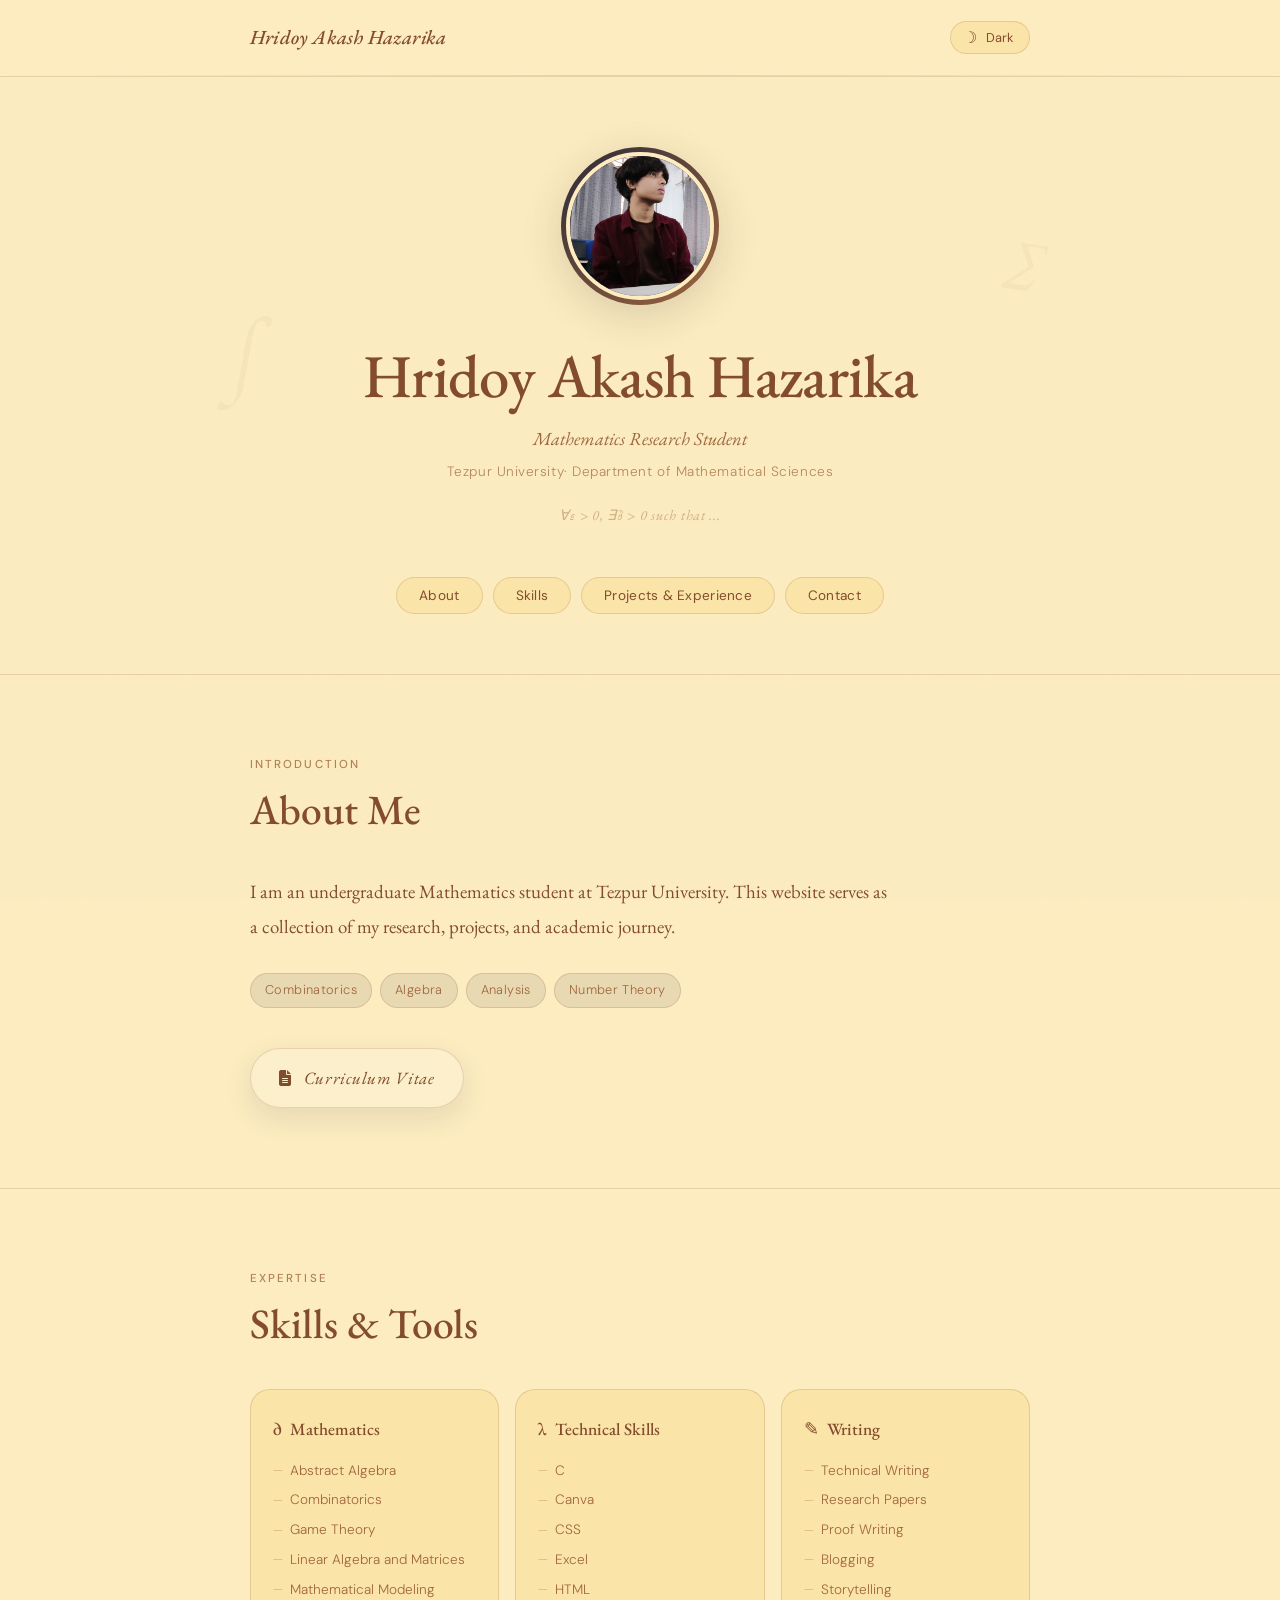
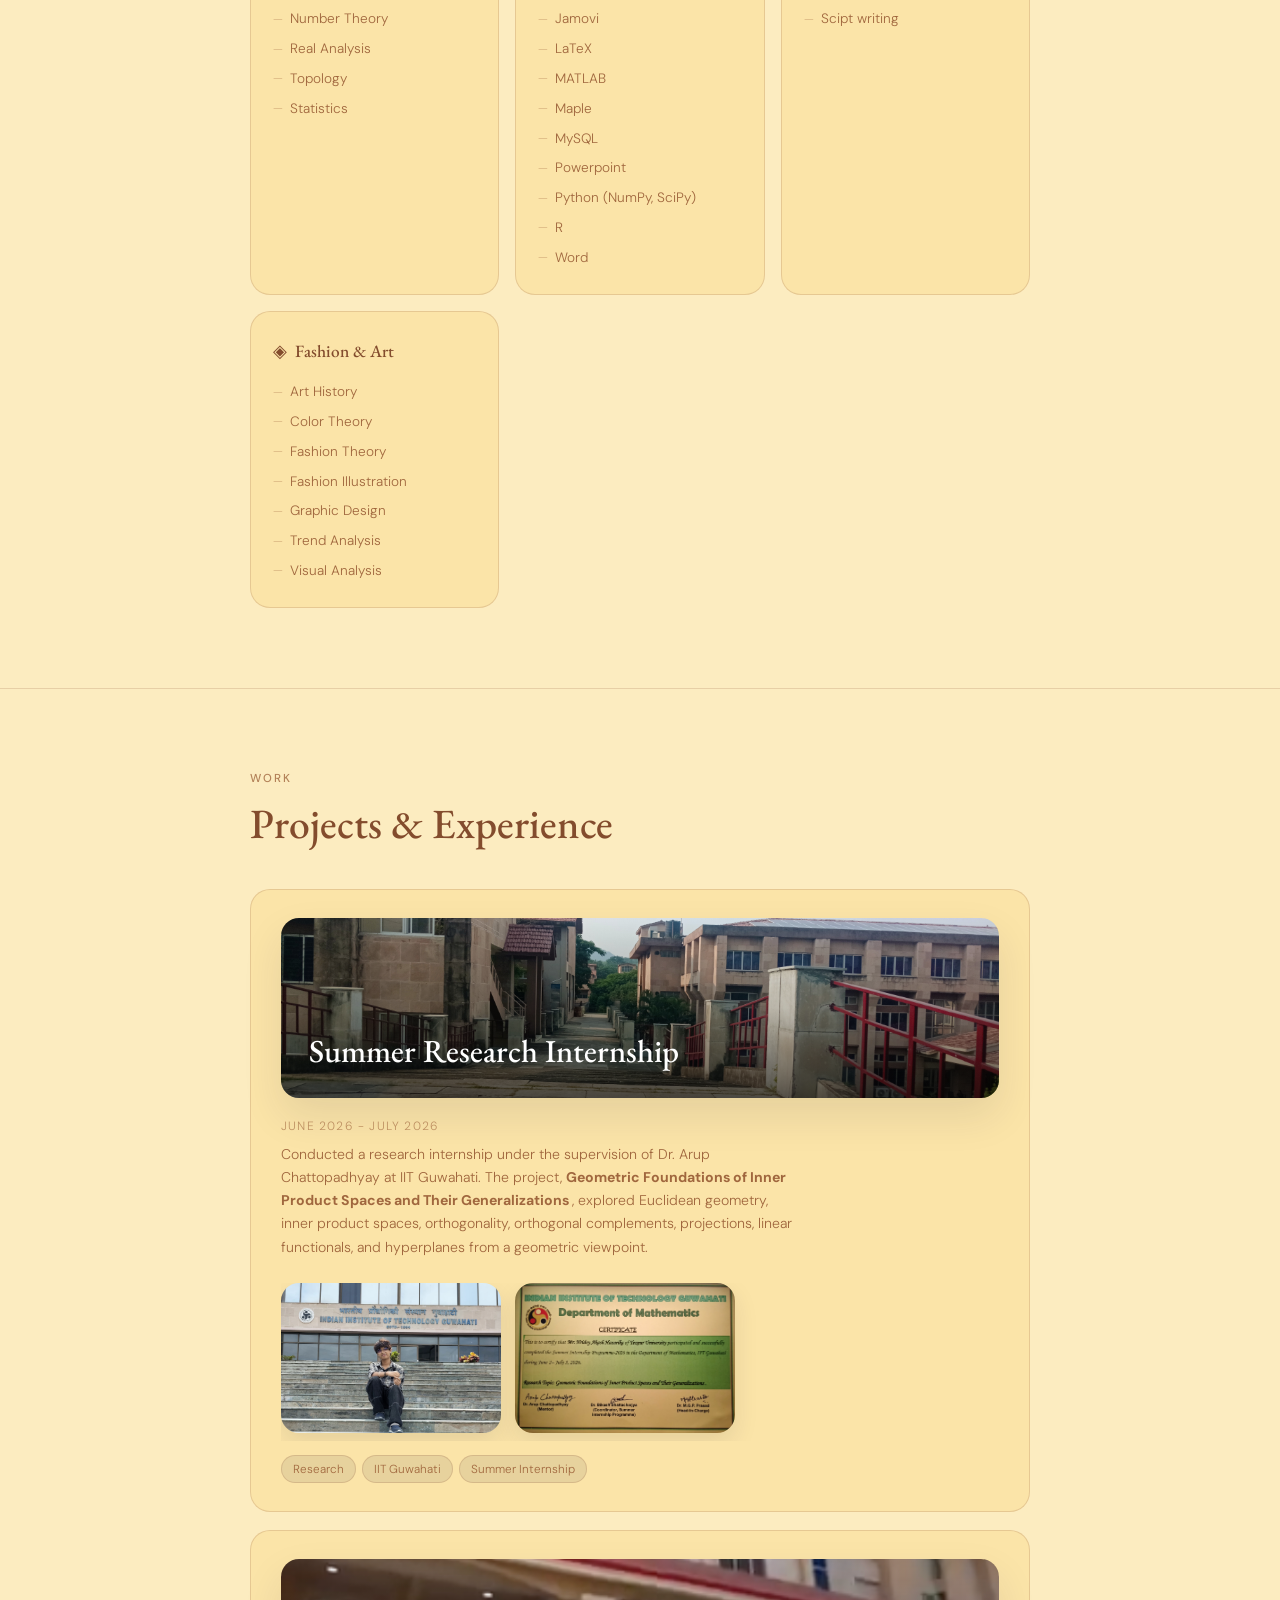
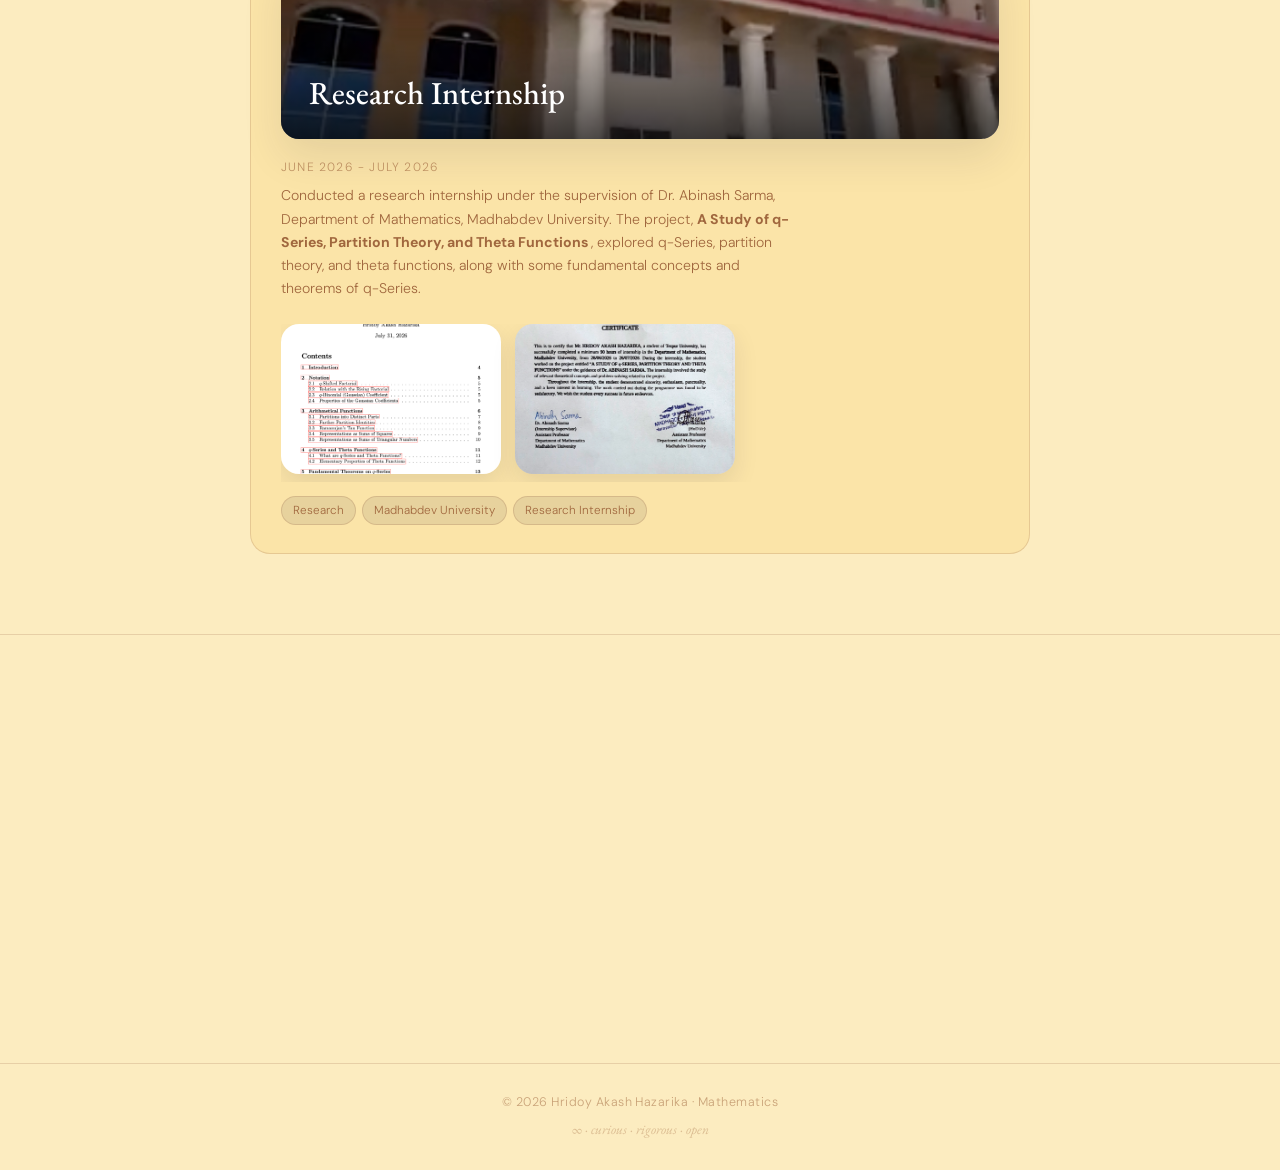
<file: index.html>
<!DOCTYPE html>
<html lang="en" data-theme="light">
<head>
  <meta charset="UTF-8" />
  <meta name="viewport" content="width=device-width, initial-scale=1.0" />
  <title>Portfolio</title>
  <link rel="icon" href="/favicon-32x32.png" type="image/png">
 
 
  <link rel="preconnect" href="https://fonts.googleapis.com" />
  <link rel="preconnect" href="https://fonts.gstatic.com" crossorigin />
  <link href="https://fonts.googleapis.com/css2?family=EB+Garamond:ital,wght@0,400;0,500;0,600;1,400;1,500&family=DM+Sans:wght@300;400;500&display=swap" rel="stylesheet" />
  <link rel="stylesheet" href="https://cdnjs.cloudflare.com/ajax/libs/font-awesome/6.5.0/css/all.min.css">
  <style>
    /* ============================================================
       CSS CUSTOM PROPERTIES — Light & Dark Themes
    ============================================================ */
    :root {
      --bg:          #FCECC0;
      --bg-card:     #FBE4A8;
      --bg-card-alt: #F5D98A;
      --text:        #834C2D;
      --text-muted:  #A0673E;
      --accent:      #2A2A39;
      --accent-soft: #3D3D52;
      --border:      rgba(131, 76, 45, 0.18);
      --shadow:      rgba(42, 42, 57, 0.10);
      --shadow-md:   rgba(42, 42, 57, 0.16);
      --tag-bg:      rgba(42, 42, 57, 0.09);
      --transition:  0.32s cubic-bezier(0.4, 0, 0.2, 1);
    }

    [data-theme="dark"] {
      --bg:          #2A2A39;
      --bg-card:     #33334A;
      --bg-card-alt: #3C3C55;
      --text:        #FCECC0;
      --text-muted:  #D4B896;
      --accent:      #FCECC0;
      --accent-soft: #EDD9A3;
      --border:      rgba(252, 236, 192, 0.12);
      --shadow:      rgba(0, 0, 0, 0.28);
      --shadow-md:   rgba(0, 0, 0, 0.40);
      --tag-bg:      rgba(252, 236, 192, 0.10);
    }

    /* ============================================================
       RESET & BASE
    ============================================================ */
    *, *::before, *::after {
      margin: 0; padding: 0;
      box-sizing: border-box;
    }

    html {
      scroll-behavior: smooth;
      font-size: 16px;
    }

    body {
      background-color: var(--bg);
      color: var(--text);
      font-family: 'DM Sans', sans-serif;
      font-weight: 300;
      line-height: 1.75;
      transition: background-color var(--transition), color var(--transition);
      overflow-x: hidden;
    }

    /* Subtle grain texture overlay */
    body::before {
      content: '';
      position: fixed;
      inset: 0;
      pointer-events: none;
      z-index: 0;
      opacity: 0.025;
      background-image: url("data:image/svg+xml,%3Csvg viewBox='0 0 256 256' xmlns='http://www.w3.org/2000/svg'%3E%3Cfilter id='noise'%3E%3CfeTurbulence type='fractalNoise' baseFrequency='0.9' numOctaves='4' stitchTiles='stitch'/%3E%3C/filter%3E%3Crect width='100%25' height='100%25' filter='url(%23noise)'/%3E%3C/svg%3E");
      background-size: 200px 200px;
    }

    /* ============================================================
       LAYOUT UTILITIES
    ============================================================ */
    .container {
      width: min(780px, 92%);
      margin-inline: auto;
      position: relative;
      z-index: 1;
    }

    section {
      padding-block: 80px;
    }

    .section-label {
      font-family: 'DM Sans', sans-serif;
      font-size: 0.72rem;
      font-weight: 500;
      letter-spacing: 0.18em;
      text-transform: uppercase;
      color: var(--text-muted);
      margin-bottom: 10px;
      opacity: 0.8;
    }

    .section-title {
      font-family: 'EB Garamond', Georgia, serif;
      font-size: clamp(1.9rem, 4vw, 2.6rem);
      font-weight: 500;
      line-height: 1.2;
      color: var(--text);
      margin-bottom: 40px;
    }

    /* ============================================================
       FADE-IN ON SCROLL
    ============================================================ */
    .fade-in {
      opacity: 0;
      transform: translateY(24px);
      transition: opacity 0.65s ease, transform 0.65s ease;
    }

    .fade-in.visible {
      opacity: 1;
      transform: translateY(0);
    }

    /* ============================================================
       HEADER
    ============================================================ */
    header {
      position: sticky;
      top: 0;
      z-index: 100;
      background-color: var(--bg);
      transition: background-color var(--transition);
      border-bottom: 1px solid var(--border);
    }

    header::after {
      content: '';
      display: block;
      height: 1px;
      background: linear-gradient(90deg, transparent, var(--border), transparent);
    }

    .header-inner {
      display: flex;
      align-items: center;
      justify-content: space-between;
      padding-block: 20px;
    }

    .header-name {
      font-family: 'EB Garamond', Georgia, serif;
      font-size: 1.25rem;
      font-weight: 500;
      letter-spacing: 0.01em;
      color: var(--text);
      font-style: italic;
    }

    /* Dark mode toggle */
    .theme-toggle {
      display: flex;
      align-items: center;
      gap: 9px;
      background: var(--bg-card);
      border: 1px solid var(--border);
      border-radius: 50px;
      padding: 7px 16px 7px 12px;
      cursor: pointer;
      transition: background var(--transition), transform var(--transition), box-shadow var(--transition);
      color: var(--text);
      font-family: 'DM Sans', sans-serif;
      font-size: 0.8rem;
      font-weight: 400;
    }

    .theme-toggle:hover {
      background: var(--bg-card-alt);
      transform: scale(1.04);
      box-shadow: 0 4px 12px var(--shadow);
    }

    .toggle-icon {
      font-size: 1rem;
      line-height: 1;
    }

    /* ============================================================
       HERO / PROFILE
    ============================================================ */
    #hero {
      padding-block: 70px 50px;
      text-align: center;
    }

    .profile-ring {
      display: inline-block;
      border-radius: 50%;
      padding: 5px;
      background: linear-gradient(135deg, var(--accent) 0%, var(--text-muted) 100%);
      margin-bottom: 28px;
      box-shadow: 0 10px 40px var(--shadow-md);
    }

    .profile-img {
      width: 148px;
      height: 148px;
      border-radius: 50%;
      object-fit: cover;
      display: block;
      background-color: var(--bg-card);
      border: 4px solid var(--bg);
    }

    /* Placeholder silhouette when no image */
    .profile-img-placeholder {
      width: 148px;
      height: 148px;
      border-radius: 50%;
      background-color: var(--bg-card-alt);
      border: 4px solid var(--bg);
      display: flex;
      align-items: center;
      justify-content: center;
      font-size: 3.5rem;
      color: var(--text-muted);
    }

    .hero-name {
      font-family: 'EB Garamond', Georgia, serif;
      font-size: clamp(2.4rem, 6vw, 3.8rem);
      font-weight: 500;
      letter-spacing: -0.01em;
      line-height: 1.12;
      margin-bottom: 12px;
      color: var(--text);
    }

    .hero-tagline {
      font-size: 1.0rem;
      color: var(--text-muted);
      font-style: italic;
      font-family: 'EB Garamond', Georgia, serif;
      font-size: 1.15rem;
      margin-bottom: 6px;
    }

    .hero-institution {
      font-size: 0.85rem;
      color: var(--text-muted);
      opacity: 0.75;
      letter-spacing: 0.04em;
    }

    /* Math decoration */
    .math-deco {
      font-family: 'EB Garamond', Georgia, serif;
      font-style: italic;
      font-size: 0.9rem;
      color: var(--text-muted);
      opacity: 0.45;
      margin-top: 18px;
      letter-spacing: 0.05em;
    }

    /* ============================================================
       NAVIGATION
    ============================================================ */
    nav {
      padding-block: 0 60px;
    }

    .nav-inner {
      display: flex;
      flex-wrap: wrap;
      justify-content: center;
      gap: 10px;
    }

    .nav-btn {
      font-family: 'DM Sans', sans-serif;
      font-size: 0.85rem;
      font-weight: 400;
      color: var(--text);
      background: var(--bg-card);
      border: 1px solid var(--border);
      border-radius: 50px;
      padding: 9px 22px;
      cursor: pointer;
      transition:
        background var(--transition),
        color var(--transition),
        transform var(--transition),
        box-shadow var(--transition),
        border-color var(--transition);
      letter-spacing: 0.02em;
    }

    .nav-btn:hover {
      background: var(--accent);
      color: var(--bg);
      border-color: var(--accent);
      transform: scale(1.06) translateY(-1px);
      box-shadow: 0 6px 20px var(--shadow-md);
    }

    /* ============================================================
       DIVIDER
    ============================================================ */
    .divider {
      border: none;
      border-top: 1px solid var(--border);
      margin-block: 0;
    }

    /* ============================================================
       ABOUT SECTION
    ============================================================ */
    #about .about-body {
      font-family: 'EB Garamond', Georgia, serif;
      font-size: 1.18rem;
      line-height: 1.85;
      color: var(--text);
      max-width: 640px;
    }

    #about .about-body p + p {
      margin-top: 1.2em;
    }

    /* Research interests tags */
    .tags {
      display: flex;
      flex-wrap: wrap;
      gap: 8px;
      margin-top: 28px;
    }

    .tag {
      background: var(--tag-bg);
      border: 1px solid var(--border);
      border-radius: 50px;
      padding: 5px 14px;
      font-size: 0.8rem;
      color: var(--text-muted);
      font-family: 'DM Sans', sans-serif;
      letter-spacing: 0.03em;
      transition: background var(--transition), transform var(--transition);
    }

    .tag:hover {
      background: var(--bg-card-alt);
      transform: scale(1.04);
    }
    /* ==========================================
   CURRICULUM VITAE BUTTON
========================================== */

.cv-wrapper{
    margin-top:40px;
}

.cv-btn{

    display:inline-flex;
    align-items:center;
    gap:12px;

    padding:14px 28px;

    border:1px solid var(--border);
    border-radius:999px;

    background:rgba(255,255,255,.18);
    backdrop-filter:blur(10px);

    color:var(--text);

    text-decoration:none;

    font-family:'EB Garamond',serif;
    font-size:1.08rem;
    font-style:italic;
    letter-spacing:.04em;

    transition:all .4s ease;

    box-shadow:0 10px 28px var(--shadow);

}

.cv-btn i{

    font-size:1rem;

    transition:.35s;

}

.cv-btn:hover{

    background:var(--accent);

    color:var(--bg);

    transform:translateY(-4px);

    box-shadow:0 18px 40px var(--shadow-md);

}

.cv-btn:hover i{

    transform:translateX(4px);

}

    /* ============================================================
       SKILLS SECTION
    ============================================================ */
    #skills {
      background: transparent;
    }

    .skills-grid {
      display: grid;
      grid-template-columns: repeat(auto-fit, minmax(200px, 1fr));
      gap: 16px;
    }

    .skill-group {
      background: var(--bg-card);
      border: 1px solid var(--border);
      border-radius: 20px;
      padding: 24px 22px;
      transition: transform var(--transition), box-shadow var(--transition);
    }

    .skill-group:hover {
      transform: translateY(-4px);
      box-shadow: 0 10px 32px var(--shadow-md);
    }

    .skill-group-title {
      font-family: 'EB Garamond', Georgia, serif;
      font-size: 1.08rem;
      font-weight: 500;
      margin-bottom: 14px;
      display: flex;
      align-items: center;
      gap: 8px;
      color: var(--text);
    }

    .skill-group-icon {
      font-size: 1.1rem;
    }

    .skill-list {
      list-style: none;
      display: flex;
      flex-direction: column;
      gap: 6px;
    }

    .skill-list li {
      font-size: 0.85rem;
      color: var(--text-muted);
      display: flex;
      align-items: center;
      gap: 7px;
    }

    .skill-list li::before {
      content: '—';
      opacity: 0.4;
      flex-shrink: 0;
      font-size: 0.75rem;
    }

    /* ============================================================
       PROJECTS & EXPERIENCE SECTION
    ============================================================ */
    .projects-grid {
      display: grid;
      gap: 18px;
    }

    .project-card {
      background: var(--bg-card);
      border: 1px solid var(--border);
      border-radius: 20px;
      padding: 28px 30px;
      display: flex;
      justify-content: space-between;
      align-items: flex-start;
      gap: 20px;
      transition: transform var(--transition), box-shadow var(--transition), background var(--transition);
      cursor: default;
    }

    .project-card:hover {
      transform: translateY(-5px) scale(1.01);
      box-shadow: 0 14px 40px var(--shadow-md);
      background: var(--bg-card-alt);
    }

    .project-info { flex: 1; }

    .project-year {
      font-size: 0.75rem;
      color: var(--text-muted);
      opacity: 0.65;
      letter-spacing: 0.1em;
      text-transform: uppercase;
      font-family: 'DM Sans', sans-serif;
      margin-bottom: 6px;
    }

    .project-title {
      font-family: 'EB Garamond', Georgia, serif;
      font-size: 1.25rem;
      font-weight: 500;
      margin-bottom: 8px;
      color: var(--text);
    }

    .project-desc {
      font-size: 0.88rem;
      color: var(--text-muted);
      line-height: 1.65;
      max-width: 520px;
    }

    .project-tags {
      display: flex;
      flex-wrap: wrap;
      gap: 6px;
      margin-top: 14px;
    }

    .project-tag {
      background: var(--tag-bg);
      border: 1px solid var(--border);
      border-radius: 50px;
      padding: 3px 11px;
      font-size: 0.73rem;
      color: var(--text-muted);
      font-family: 'DM Sans', sans-serif;
    }

    .project-arrow {
      font-size: 1.3rem;
      color: var(--text-muted);
      opacity: 0.4;
      margin-top: 4px;
      flex-shrink: 0;
      transition: opacity var(--transition), transform var(--transition);
    }

    .project-card:hover .project-arrow {
      opacity: 0.8;
      transform: translate(3px, -3px);
    }
/* ==========================================
   Featured Research Experience
========================================== */

.project-cover{
    position:relative;
    width:100%;
    height:180px;
    overflow:hidden;
    border-radius:18px;
    margin-bottom:18px;
    box-shadow:0 18px 40px var(--shadow);
}

.project-cover img{
    width:100%;
    height:100%;
    object-fit:cover;
    transition:1s;
}

.project-card:hover .project-cover img{
    transform:scale(1.08);
}

.project-overlay{
    position:absolute;
    inset:0;
    background:linear-gradient(
        to top,
        rgba(0,0,0,.65),
        rgba(0,0,0,.18),
        transparent
    );
    display:flex;
    align-items:flex-end;
    padding:28px;
}

.project-overlay h3{
    color:white;
    font-family:'EB Garamond',serif;
    font-size:2rem;
    font-weight:500;
    line-height:1.15;
}

/* ---------- Horizontal Gallery ---------- */

.project-gallery{
    display:flex;
    gap:14px;
    overflow-x:auto;
    margin-top:24px;
    padding-bottom:8px;
    scroll-behavior:smooth;
}

.project-gallery::-webkit-scrollbar{
    height:7px;
}

.project-gallery::-webkit-scrollbar-thumb{
    background:var(--border);
    border-radius:10px;
}

.project-gallery img{

    flex:0 0 220px;
    height:150px;

    object-fit:cover;

    border-radius:18px;

    transition:.45s;

    cursor:pointer;

    box-shadow:0 10px 25px var(--shadow);

}

.project-gallery img:hover{

    transform:
        translateY(-8px)
        scale(1.03);

    box-shadow:0 20px 45px var(--shadow-md);

}

    /* ============================================================
       CONTACT SECTION
    ============================================================ */
    #contact {
      text-align: center;
      padding-bottom: 100px;
    }

    #contact .section-title {
      margin-bottom: 16px;
    }

    .contact-subtext {
      font-family: 'EB Garamond', Georgia, serif;
      font-style: italic;
      font-size: 1.1rem;
      color: var(--text-muted);
      margin-bottom: 40px;
      max-width: 480px;
      margin-inline: auto;
    }

    .contact-links {
      display: flex;
      flex-wrap: wrap;
      justify-content: center;
      gap: 14px;
    }

    .contact-link {
      display: flex;
      align-items: center;
      gap: 9px;
      background: var(--bg-card);
      border: 1px solid var(--border);
      border-radius: 50px;
      padding: 12px 24px;
      color: var(--text);
      text-decoration: none;
      font-size: 0.88rem;
      font-family: 'DM Sans', sans-serif;
      transition: background var(--transition), transform var(--transition), box-shadow var(--transition), color var(--transition), border-color var(--transition);
    }

    .contact-link:hover {
      background: var(--accent);
      color: var(--bg);
      border-color: var(--accent);
      transform: scale(1.05) translateY(-2px);
      box-shadow: 0 8px 24px var(--shadow-md);
    }

    .contact-link-icon {
      font-size: 1.05rem;
    }

    /* Primary CTA */
    .contact-link.primary {
      background: var(--accent);
      color: var(--bg);
      border-color: var(--accent);
    }

    .contact-link.primary:hover {
      background: var(--accent-soft);
      border-color: var(--accent-soft);
    }

    /* ============================================================
       FOOTER
    ============================================================ */
    footer {
      border-top: 1px solid var(--border);
      padding-block: 28px;
      text-align: center;
    }

    .footer-text {
      font-size: 0.78rem;
      color: var(--text-muted);
      opacity: 0.55;
      letter-spacing: 0.04em;
      font-family: 'DM Sans', sans-serif;
    }

    .footer-eq {
      font-family: 'EB Garamond', Georgia, serif;
      font-style: italic;
      font-size: 0.85rem;
      color: var(--text-muted);
      opacity: 0.35;
      margin-top: 4px;
    }

    /* ============================================================
       DECORATIVE MATH FLOATS
    ============================================================ */
    .math-float {
      position: absolute;
      font-family: 'EB Garamond', Georgia, serif;
      font-style: italic;
      color: var(--text);
      opacity: 0.04;
      pointer-events: none;
      user-select: none;
      font-size: clamp(3rem, 8vw, 6rem);
      font-weight: 400;
      z-index: 0;
    }

    .math-float-1 { top: 120px; left: -20px; transform: rotate(-12deg); }
    .math-float-2 { top: 60px; right: -10px; transform: rotate(8deg); font-size: clamp(2rem, 5vw, 4rem); }

    /* ============================================================
       RESPONSIVE DESIGN
    ============================================================ */
    @media (max-width: 600px) {
      section { padding-block: 56px; }

      .project-card {
        flex-direction: column;
        padding: 22px 20px;
      }

      .project-arrow { display: none; }

      .skills-grid {
        grid-template-columns: 1fr 1fr;
      }

      .header-name { font-size: 1rem; }
    }

    @media (max-width: 400px) {
      .skills-grid {
        grid-template-columns: 1fr;
      }
    }
  </style>
</head>

<body>

  <!-- ============================================================
       HEADER
  ============================================================ -->
  <header>
    <div class="container">
      <div class="header-inner">
        <span class="header-name">Hridoy Akash Hazarika</span>

        <button class="theme-toggle" id="themeToggle" aria-label="Toggle dark mode">
          <span class="toggle-icon" id="toggleIcon">☽</span>
          <span id="toggleLabel">Dark</span>
        </button>
      </div>
    </div>
  </header>


  <!-- ============================================================
       HERO / PROFILE
  ============================================================ -->
  <section id="hero">
    <div class="container" style="position:relative;">

      <!-- Decorative faint math symbols -->
      <span class="math-float math-float-1">∫</span>
      <span class="math-float math-float-2">∑</span>

      <!-- Profile image ring -->
      <div class="profile-ring">
        <!-- Replace 'your-photo.jpg' with your actual image path -->
        <!-- If image not found, the placeholder below shows instead -->
        <img
          class="profile-img"
          src="IMG_20260407_202353.jpg"
          alt="Profile photo"
          onerror="this.style.display='none'; this.nextElementSibling.style.display='flex';"
        />
        <div class="profile-img-placeholder" style="display:none;">⬡</div>
      </div>

      <h1 class="hero-name">Hridoy Akash Hazarika</h1>
      <p class="hero-tagline">Mathematics Research Student</p>
      <p class="hero-institution">Tezpur University· Department of Mathematical Sciences</p>
      <p class="math-deco">∀ε > 0, ∃δ > 0 such that ...</p>
    </div>
  </section>


  <!-- ============================================================
       NAVIGATION
  ============================================================ -->
  <nav>
    <div class="container">
      <div class="nav-inner">
        <button class="nav-btn" onclick="scrollToSection('about')">About</button>
        <button class="nav-btn" onclick="scrollToSection('skills')">Skills</button>
        <button class="nav-btn" onclick="scrollToSection('projects')">Projects & Experience</button>
        <button class="nav-btn" onclick="scrollToSection('contact')">Contact</button>
      </div>
    </div>
  </nav>


  <!-- ============================================================
       ABOUT SECTION
  ============================================================ -->
  <hr class="divider" />

  <section id="about">
    <div class="container fade-in">
      <p class="section-label">Introduction</p>
      <h2 class="section-title">About Me</h2>

      <div class="about-body">
        <p>I am an undergraduate Mathematics student at Tezpur University. This website serves as a collection of my research, projects, and academic journey.
      </p>
      </div>

      <!-- Research interest tags -->
      <div class="tags">
        <span class="tag">Combinatorics</span>
        <span class="tag">Algebra</span>
        <span class="tag">Analysis</span>
        <span class="tag">Number Theory</span>
        
       
      </div>
      <div class="cv-wrapper">

    <a href="cv2026.pdf"
       class="cv-btn"
       target="_blank">

        <i class="fas fa-file-lines"></i>

        Curriculum&nbsp;Vitae

    </a>

</div>
    </div>
  </section>


  <!-- ============================================================
       SKILLS SECTION
  ============================================================ -->
  <hr class="divider" />

  <section id="skills">
    <div class="container fade-in">
      <p class="section-label">Expertise</p>
      <h2 class="section-title">Skills & Tools</h2>

      <div class="skills-grid">

        <div class="skill-group">
          <div class="skill-group-title">
            <span class="skill-group-icon">∂</span> Mathematics
          </div>
          <ul class="skill-list">
              <li>Abstract Algebra</li>
            <li>Combinatorics</li>
            <li>Game Theory</li>
            <li>Linear Algebra and Matrices</li>
            <li>Mathematical Modeling</li>
            <li>Number Theory</li>
            <li>Real Analysis</li>
            <li>Topology</li>
            <li>Statistics</li>

          </ul>
        </div>

        <div class="skill-group">
          <div class="skill-group-title">
            <span class="skill-group-icon">λ</span> Technical Skills
          </div>
          <ul class="skill-list">
    
        
            <li>C</li>
            <li>Canva</li>
            <li>CSS</li>
            <li>Excel</li>
            <li>HTML</li>
            <li>Jamovi</li>
            <li>LaTeX</li>
            <li>MATLAB</li>
            <li>Maple</li>
            <li>MySQL</li>
            <li>Powerpoint</li>
            <li>Python (NumPy, SciPy)</li>
            <li>R</li>
            <li>Word</li>

          
          </ul>
        </div>

        <div class="skill-group">
          <div class="skill-group-title">
            <span class="skill-group-icon">✎</span> Writing
          </div>
          <ul class="skill-list">
            <li>Technical Writing</li>
            <li>Research Papers</li>
            <li>Proof Writing</li>
            <li>Blogging</li>
            <li>Storytelling</li>
            <li>Scipt writing</li>

          </ul>
        </div>

        <div class="skill-group">
          <div class="skill-group-title">
            <span class="skill-group-icon">◈</span> Fashion & Art
          </div>
          <ul class="skill-list">
            <li>Art History</li>
            <li>Color Theory</li>
            <li>Fashion Theory</li>
            <li>Fashion Illustration</li>
            <li>Graphic Design</li>
            <li>Trend Analysis</li>
            <li>Visual Analysis</li>

          </ul>
        </div>

      </div>
    </div>
  </section>


 <!-- ============================================================
     PROJECTS & EXPERIENCE SECTION
============================================================ -->
<hr class="divider" />

<section id="projects">

  <div class="container fade-in">
    <p class="section-label">Work</p>
    <h2 class="section-title">Projects & Experience</h2>

    <div class="projects-grid">

      <!-- ======================================================
           PROJECT / EXPERIENCE CARD 1
      ======================================================= -->
      <div class="project-card">

        <div class="project-info">

          <div class="project-cover">
            <img src="iit-cover.jpg" alt="IIT Guwahati">

            <div class="project-overlay">
              <h3>Summer Research Internship</h3>
            </div>
          </div>

          <p class="project-year">
            June 2026 - July 2026
          </p>

          <p class="project-desc">
            Conducted a research internship under the supervision of
            Dr. Arup Chattopadhyay at IIT Guwahati.

            The project,
            <strong>
              Geometric Foundations of Inner Product Spaces and Their Generalizations
            </strong>,
            explored Euclidean geometry, inner product spaces,
            orthogonality, orthogonal complements,
            projections, linear functionals,
            and hyperplanes from a geometric viewpoint.
          </p>

          <div class="project-gallery">
            <img src="gallery1.jpg" alt="IIT Guwahati research">
            <img src="Ceritificate.jpg" alt="IIT Guwahati internship certificate">
          </div>

          <div class="project-tags">
            <span class="project-tag">Research</span>
            <span class="project-tag">IIT Guwahati</span>
            <span class="project-tag">Summer Internship</span>
          </div>

        </div>

      </div>


      <!-- ======================================================
           PROJECT / EXPERIENCE CARD 2
      ======================================================= -->
      <div class="project-card">

        <div class="project-info">

          <div class="project-cover">
            <img src="coverr.jpg" alt="Madhabdev University">

            <div class="project-overlay">
              <h3>Research Internship</h3>
            </div>
          </div>

          <p class="project-year">
            June 2026 - July 2026
          </p>

          <p class="project-desc">
            Conducted a research internship under the supervision of
            Dr. Abinash Sarma, Department of Mathematics, Madhabdev University.

            The project,
            <strong>
              A Study of q-Series, Partition Theory, and Theta Functions
            </strong>,
            explored q-Series, partition theory, and theta functions,
            along with some fundamental concepts and theorems of q-Series.
          </p>

          <div class="project-gallery">
            <img src="Reportt.jpg" alt="Research report">
            <img src="Certificate2.png" alt="Madhabdev University internship certificate">
          </div>

          <div class="project-tags">
            <span class="project-tag">Research</span>
            <span class="project-tag">Madhabdev University</span>
            <span class="project-tag">Research Internship</span>
          </div>

        </div>

      </div>

    </div>
  </div>

</section>


        <!-- Project / Experience Card 2 --
        <div class="project-card">
          <div class="project-info">
            <p class="project-year">2023</p>
            <h3 class="project-title">Research Experience / REU / Internship</h3>
            <p class="project-desc">
              Describe a research experience, REU, or internship. Mention the institution,
              supervisor, and what mathematical problem you worked on. Note any outcomes
              such as a paper, poster, or presentation.
            </p>
            <div class="project-tags">
              <span class="project-tag">Number Theory</span>
              <span class="project-tag">Poster</span>
            </div>
          </div>
          <div class="project-arrow">↗</div>
        </div>

        <!-- Project / Experience Card 3 --
        <div class="project-card">
          <div class="project-info">
            <p class="project-year">2023</p>
            <h3 class="project-title">Teaching / TA Experience</h3>
            <p class="project-desc">
              Describe any teaching assistant roles, tutoring, or mathematics outreach work.
              Mention the course, what you taught, and anything you found particularly rewarding
              about working with students.
            </p>
            <div class="project-tags">
              <span class="project-tag">Calculus II</span>
              <span class="project-tag">Teaching</span>
            </div>
          </div>
          <div class="project-arrow">↗</div>
        </div>

        <!-- Project / Experience Card 4 — Add more as needed --
        <div class="project-card">
          <div class="project-info">
            <p class="project-year">2022</p>
            <h3 class="project-title">Conference Talk / Expository Paper</h3>
            <p class="project-desc">
              Describe a talk you gave at a seminar, workshop, or conference, or an expository
              paper or notes you wrote. Link to slides or a write-up if available.
            </p>
            <div class="project-tags">
              <span class="project-tag">Talk</span>
              <span class="project-tag">Expository</span>
            </div>
          </div>
          <div class="project-arrow">↗</div>
        </div>

      </div>
    </div> <!--
 --> 
</section>


  <!--============================================================
       CONTACT SECTION
  ============================================================ -->
  <hr class="divider" />

  <section id="contact">
    <div class="container fade-in">
      <p class="section-label">Get in Touch!</p>
      <h2 class="section-title">Contact</h2>

      <p class="contact-subtext">
        Open to research collaborations ,  academic discussions  and opportunities.
      </p>

      <div class="contact-links">
        <!-- Replace # and text with your actual links -->
        <a href="mailto:mailhri123@gmail.com" class="contact-link">
         <i class="fas fa-envelope"></i>
          Personal Email
        </a>
       <!-- <a href="#" class="contact-link" target="_blank" rel="noopener">
          <span class="contact-link-icon">⬡</span>
          Google Scholar
        </a>
        <a href="#" class="contact-link" target="_blank" rel="noopener">
          <span class="contact-link-icon">𝔾</span>
          GitHub
        -->
        </a>
        <a href="https://linkedin.com/in/hhazarika" class="contact-link">
        <i class="fab fa-linkedin"></i>
          LinkedIn
        </a>
      <!--  <a href="#" class="contact-link" target="_blank" rel="noopener">
          <span class="contact-link-icon">↓</span>
          CV / Résumé
        </a>-->
      </div>
    </div>
  </section>


  <!-- ============================================================
       FOOTER
  ============================================================ -->
  <footer>
    <div class="container">
      <p class="footer-text">© 2026 Hridoy Akash Hazarika · Mathematics</p>
      <p class="footer-eq">∞ · curious · rigorous · open</p>
    </div>
  </footer>


  <!-- ============================================================
       JAVASCRIPT
  ============================================================ -->
  <script>
    /* ---- Smooth Scroll to Section ---- */
   function scrollToSection(id) {
      const el = document.getElementById(id);
      if (el) {
        el.scrollIntoView({ behavior: 'smooth', block: 'start' });
      }
    }

    /* ---- Dark / Light Mode Toggle ---- */
    const html        = document.documentElement;
    const toggleBtn   = document.getElementById('themeToggle');
    const toggleIcon  = document.getElementById('toggleIcon');
    const toggleLabel = document.getElementById('toggleLabel');

    // Restore user preference
    const savedTheme = localStorage.getItem('theme') || 'light';
    applyTheme(savedTheme);

    toggleBtn.addEventListener('click', () => {
      const current = html.getAttribute('data-theme');
      const next    = current === 'light' ? 'dark' : 'light';
      applyTheme(next);
      localStorage.setItem('theme', next);
    });

    function applyTheme(theme) {
      html.setAttribute('data-theme', theme);
      if (theme === 'dark') {
        toggleIcon.textContent  = '☀';
        toggleLabel.textContent = 'Light';
      } else {
        toggleIcon.textContent  = '☽';
        toggleLabel.textContent = 'Dark';
      }
    }

    /* ---- Fade-in on Scroll (IntersectionObserver) ---- */
    const fadeEls = document.querySelectorAll('.fade-in');

    const observer = new IntersectionObserver((entries) => {
      entries.forEach(entry => {
        if (entry.isIntersecting) {
          entry.target.classList.add('visible');
          // Unobserve after first trigger for performance
          observer.unobserve(entry.target);
        }
      });
    }, {
      threshold: 0.12,
      rootMargin: '0px 0px -40px 0px'
    });

    fadeEls.forEach(el => observer.observe(el));

    /* ---- Staggered fade-in for cards on first load ---- */
    document.querySelectorAll('.project-card, .skill-group').forEach((card, i) => {
      card.style.transitionDelay = `${i * 60}ms`;
    });
  </script>

</body>
</html>
</file>
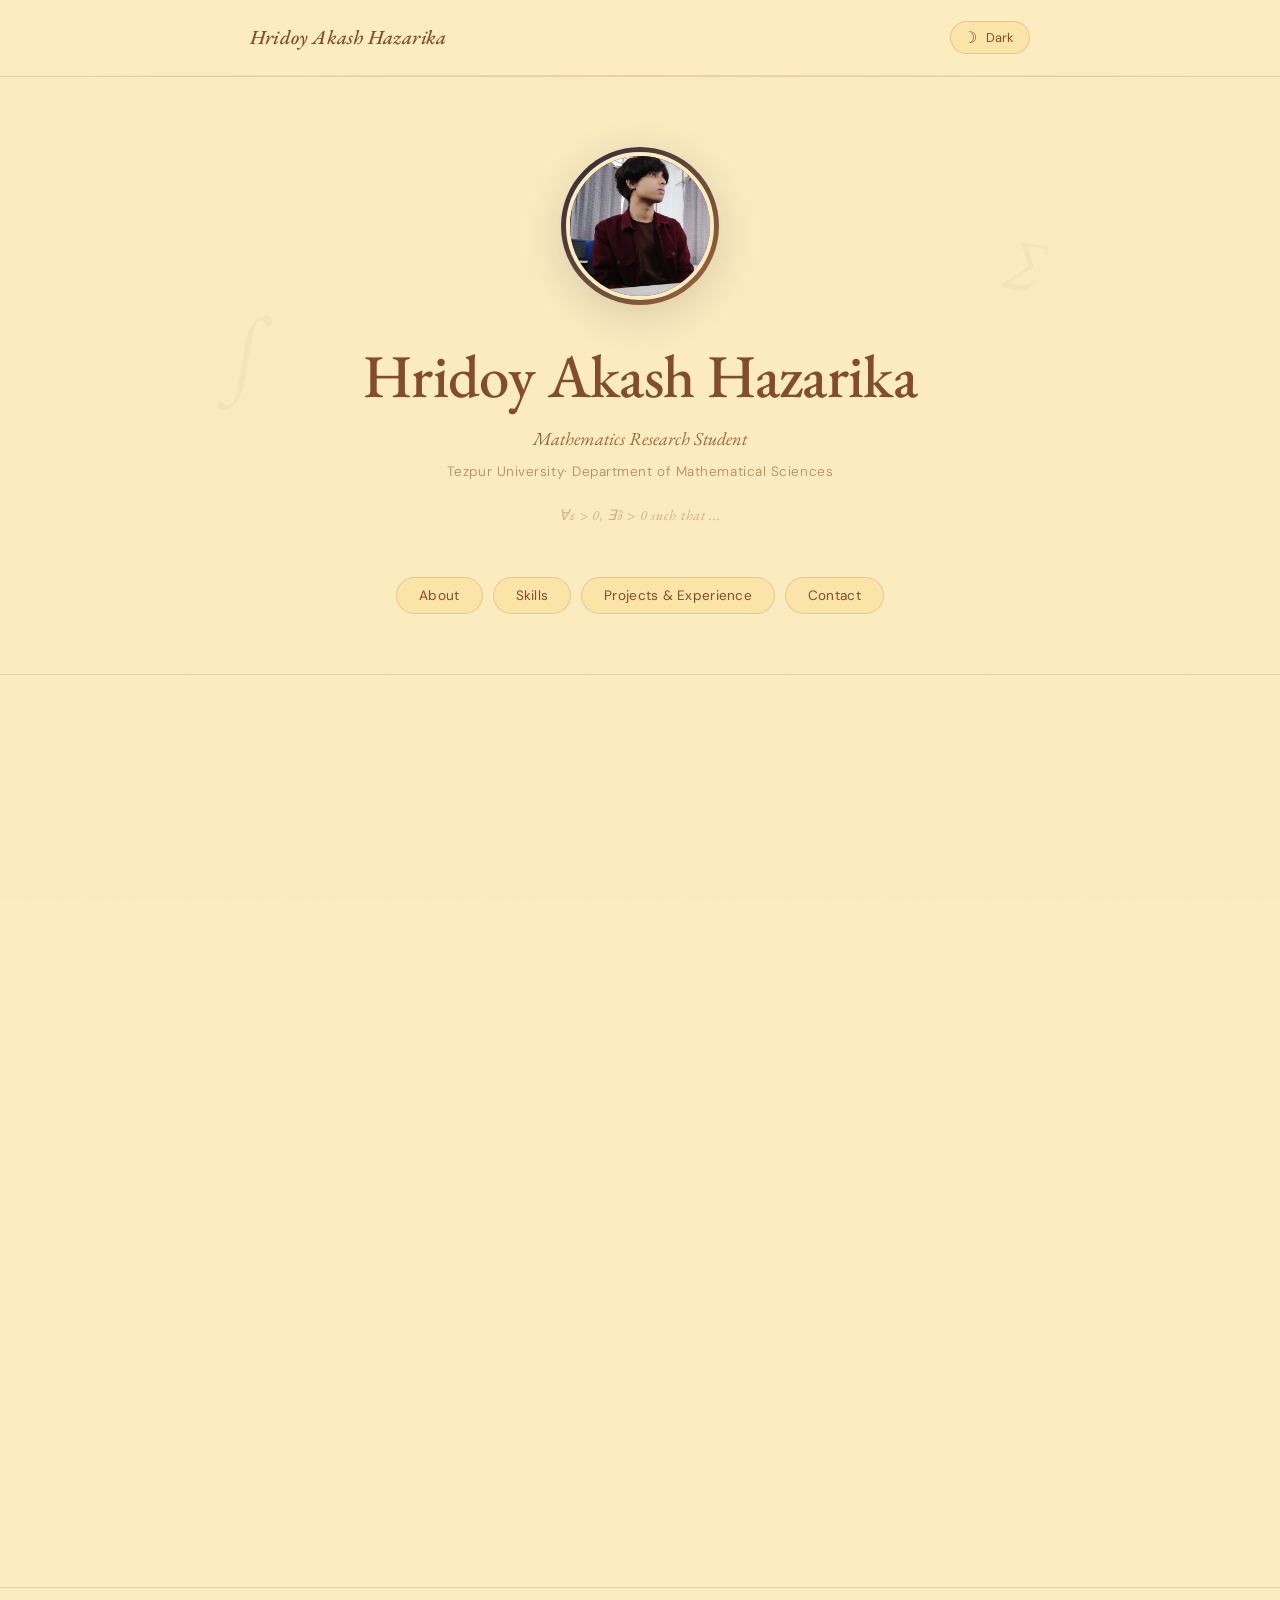
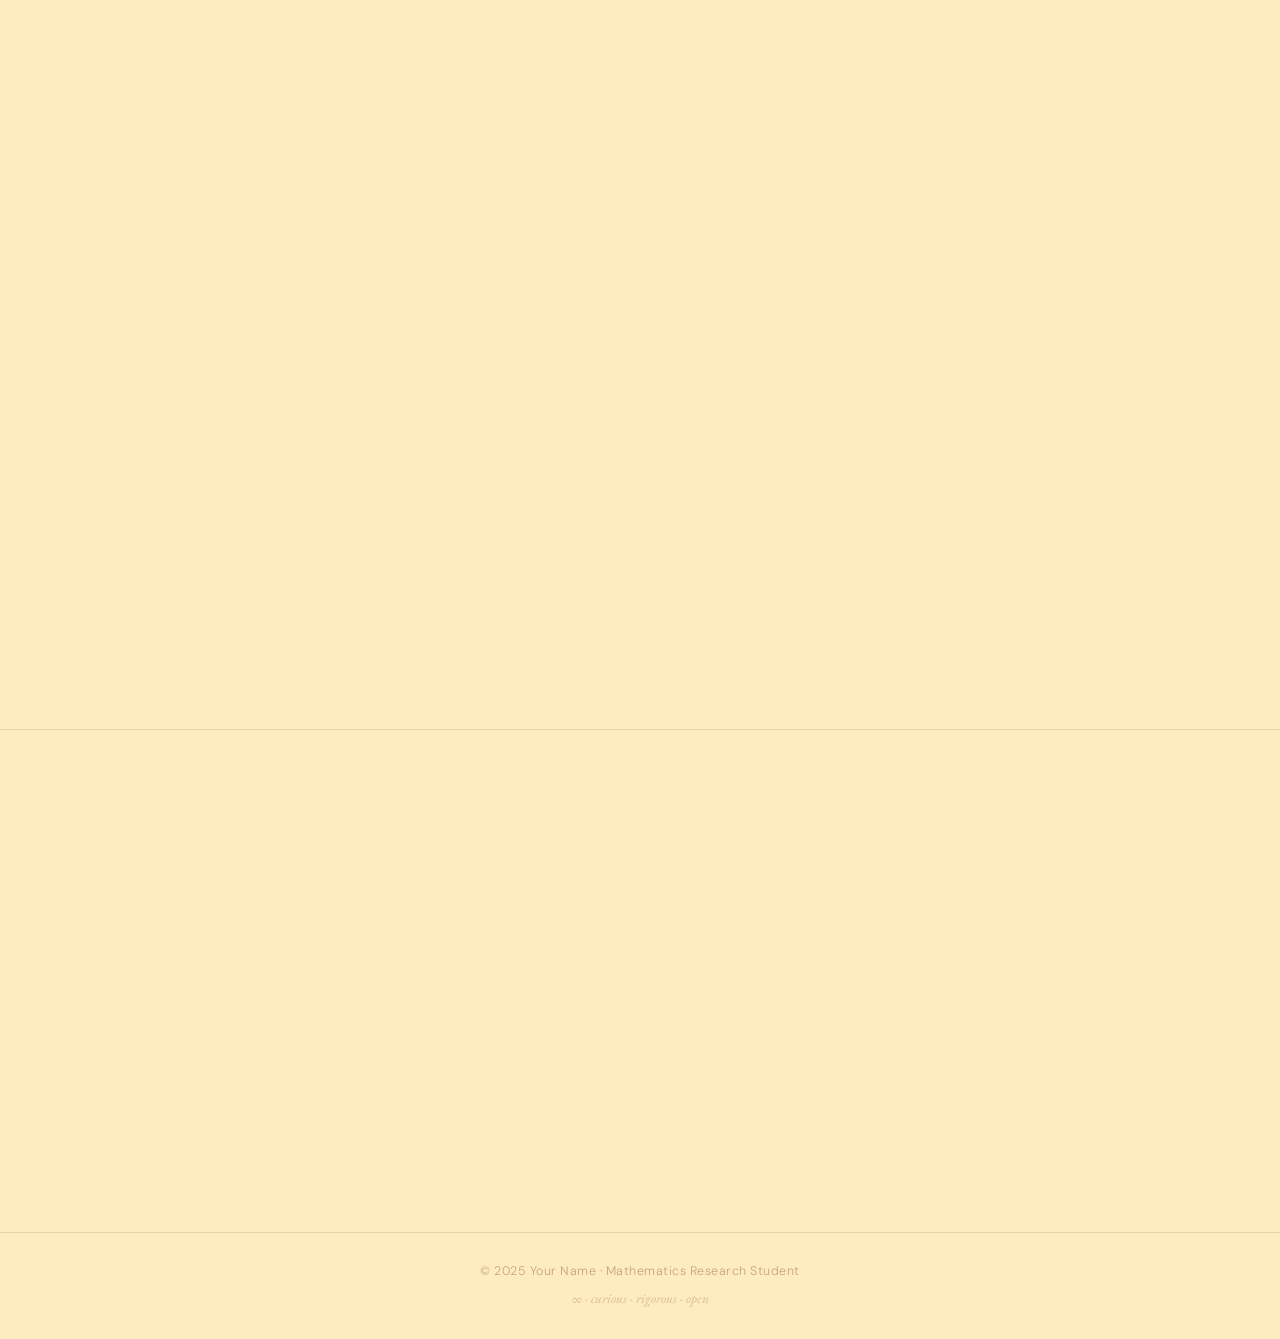
<file: portfolio.html>
<!DOCTYPE html>
<html lang="en" data-theme="light">
<head>
  <meta charset="UTF-8" />
  <meta name="viewport" content="width=device-width, initial-scale=1.0" />
  <title>Portfolio</title>
  <link rel="preconnect" href="https://fonts.googleapis.com" />
  <link rel="preconnect" href="https://fonts.gstatic.com" crossorigin />
  <link href="https://fonts.googleapis.com/css2?family=EB+Garamond:ital,wght@0,400;0,500;0,600;1,400;1,500&family=DM+Sans:wght@300;400;500&display=swap" rel="stylesheet" />

  <style>
    /* ============================================================
       CSS CUSTOM PROPERTIES — Light & Dark Themes
    ============================================================ */
    :root {
      --bg:          #FCECC0;
      --bg-card:     #FBE4A8;
      --bg-card-alt: #F5D98A;
      --text:        #834C2D;
      --text-muted:  #A0673E;
      --accent:      #2A2A39;
      --accent-soft: #3D3D52;
      --border:      rgba(131, 76, 45, 0.18);
      --shadow:      rgba(42, 42, 57, 0.10);
      --shadow-md:   rgba(42, 42, 57, 0.16);
      --tag-bg:      rgba(42, 42, 57, 0.09);
      --transition:  0.32s cubic-bezier(0.4, 0, 0.2, 1);
    }

    [data-theme="dark"] {
      --bg:          #2A2A39;
      --bg-card:     #33334A;
      --bg-card-alt: #3C3C55;
      --text:        #FCECC0;
      --text-muted:  #D4B896;
      --accent:      #FCECC0;
      --accent-soft: #EDD9A3;
      --border:      rgba(252, 236, 192, 0.12);
      --shadow:      rgba(0, 0, 0, 0.28);
      --shadow-md:   rgba(0, 0, 0, 0.40);
      --tag-bg:      rgba(252, 236, 192, 0.10);
    }

    /* ============================================================
       RESET & BASE
    ============================================================ */
    *, *::before, *::after {
      margin: 0; padding: 0;
      box-sizing: border-box;
    }

    html {
      scroll-behavior: smooth;
      font-size: 16px;
    }

    body {
      background-color: var(--bg);
      color: var(--text);
      font-family: 'DM Sans', sans-serif;
      font-weight: 300;
      line-height: 1.75;
      transition: background-color var(--transition), color var(--transition);
      overflow-x: hidden;
    }

    /* Subtle grain texture overlay */
    body::before {
      content: '';
      position: fixed;
      inset: 0;
      pointer-events: none;
      z-index: 0;
      opacity: 0.025;
      background-image: url("data:image/svg+xml,%3Csvg viewBox='0 0 256 256' xmlns='http://www.w3.org/2000/svg'%3E%3Cfilter id='noise'%3E%3CfeTurbulence type='fractalNoise' baseFrequency='0.9' numOctaves='4' stitchTiles='stitch'/%3E%3C/filter%3E%3Crect width='100%25' height='100%25' filter='url(%23noise)'/%3E%3C/svg%3E");
      background-size: 200px 200px;
    }

    /* ============================================================
       LAYOUT UTILITIES
    ============================================================ */
    .container {
      width: min(780px, 92%);
      margin-inline: auto;
      position: relative;
      z-index: 1;
    }

    section {
      padding-block: 80px;
    }

    .section-label {
      font-family: 'DM Sans', sans-serif;
      font-size: 0.72rem;
      font-weight: 500;
      letter-spacing: 0.18em;
      text-transform: uppercase;
      color: var(--text-muted);
      margin-bottom: 10px;
      opacity: 0.8;
    }

    .section-title {
      font-family: 'EB Garamond', Georgia, serif;
      font-size: clamp(1.9rem, 4vw, 2.6rem);
      font-weight: 500;
      line-height: 1.2;
      color: var(--text);
      margin-bottom: 40px;
    }

    /* ============================================================
       FADE-IN ON SCROLL
    ============================================================ */
    .fade-in {
      opacity: 0;
      transform: translateY(24px);
      transition: opacity 0.65s ease, transform 0.65s ease;
    }

    .fade-in.visible {
      opacity: 1;
      transform: translateY(0);
    }

    /* ============================================================
       HEADER
    ============================================================ */
    header {
      position: sticky;
      top: 0;
      z-index: 100;
      background-color: var(--bg);
      transition: background-color var(--transition);
      border-bottom: 1px solid var(--border);
    }

    header::after {
      content: '';
      display: block;
      height: 1px;
      background: linear-gradient(90deg, transparent, var(--border), transparent);
    }

    .header-inner {
      display: flex;
      align-items: center;
      justify-content: space-between;
      padding-block: 20px;
    }

    .header-name {
      font-family: 'EB Garamond', Georgia, serif;
      font-size: 1.25rem;
      font-weight: 500;
      letter-spacing: 0.01em;
      color: var(--text);
      font-style: italic;
    }

    /* Dark mode toggle */
    .theme-toggle {
      display: flex;
      align-items: center;
      gap: 9px;
      background: var(--bg-card);
      border: 1px solid var(--border);
      border-radius: 50px;
      padding: 7px 16px 7px 12px;
      cursor: pointer;
      transition: background var(--transition), transform var(--transition), box-shadow var(--transition);
      color: var(--text);
      font-family: 'DM Sans', sans-serif;
      font-size: 0.8rem;
      font-weight: 400;
    }

    .theme-toggle:hover {
      background: var(--bg-card-alt);
      transform: scale(1.04);
      box-shadow: 0 4px 12px var(--shadow);
    }

    .toggle-icon {
      font-size: 1rem;
      line-height: 1;
    }

    /* ============================================================
       HERO / PROFILE
    ============================================================ */
    #hero {
      padding-block: 70px 50px;
      text-align: center;
    }

    .profile-ring {
      display: inline-block;
      border-radius: 50%;
      padding: 5px;
      background: linear-gradient(135deg, var(--accent) 0%, var(--text-muted) 100%);
      margin-bottom: 28px;
      box-shadow: 0 10px 40px var(--shadow-md);
    }

    .profile-img {
      width: 148px;
      height: 148px;
      border-radius: 50%;
      object-fit: cover;
      display: block;
      background-color: var(--bg-card);
      border: 4px solid var(--bg);
    }

    /* Placeholder silhouette when no image */
    .profile-img-placeholder {
      width: 148px;
      height: 148px;
      border-radius: 50%;
      background-color: var(--bg-card-alt);
      border: 4px solid var(--bg);
      display: flex;
      align-items: center;
      justify-content: center;
      font-size: 3.5rem;
      color: var(--text-muted);
    }

    .hero-name {
      font-family: 'EB Garamond', Georgia, serif;
      font-size: clamp(2.4rem, 6vw, 3.8rem);
      font-weight: 500;
      letter-spacing: -0.01em;
      line-height: 1.12;
      margin-bottom: 12px;
      color: var(--text);
    }

    .hero-tagline {
      font-size: 1.0rem;
      color: var(--text-muted);
      font-style: italic;
      font-family: 'EB Garamond', Georgia, serif;
      font-size: 1.15rem;
      margin-bottom: 6px;
    }

    .hero-institution {
      font-size: 0.85rem;
      color: var(--text-muted);
      opacity: 0.75;
      letter-spacing: 0.04em;
    }

    /* Math decoration */
    .math-deco {
      font-family: 'EB Garamond', Georgia, serif;
      font-style: italic;
      font-size: 0.9rem;
      color: var(--text-muted);
      opacity: 0.45;
      margin-top: 18px;
      letter-spacing: 0.05em;
    }

    /* ============================================================
       NAVIGATION
    ============================================================ */
    nav {
      padding-block: 0 60px;
    }

    .nav-inner {
      display: flex;
      flex-wrap: wrap;
      justify-content: center;
      gap: 10px;
    }

    .nav-btn {
      font-family: 'DM Sans', sans-serif;
      font-size: 0.85rem;
      font-weight: 400;
      color: var(--text);
      background: var(--bg-card);
      border: 1px solid var(--border);
      border-radius: 50px;
      padding: 9px 22px;
      cursor: pointer;
      transition:
        background var(--transition),
        color var(--transition),
        transform var(--transition),
        box-shadow var(--transition),
        border-color var(--transition);
      letter-spacing: 0.02em;
    }

    .nav-btn:hover {
      background: var(--accent);
      color: var(--bg);
      border-color: var(--accent);
      transform: scale(1.06) translateY(-1px);
      box-shadow: 0 6px 20px var(--shadow-md);
    }

    /* ============================================================
       DIVIDER
    ============================================================ */
    .divider {
      border: none;
      border-top: 1px solid var(--border);
      margin-block: 0;
    }

    /* ============================================================
       ABOUT SECTION
    ============================================================ */
    #about .about-body {
      font-family: 'EB Garamond', Georgia, serif;
      font-size: 1.18rem;
      line-height: 1.85;
      color: var(--text);
      max-width: 640px;
    }

    #about .about-body p + p {
      margin-top: 1.2em;
    }

    /* Research interests tags */
    .tags {
      display: flex;
      flex-wrap: wrap;
      gap: 8px;
      margin-top: 28px;
    }

    .tag {
      background: var(--tag-bg);
      border: 1px solid var(--border);
      border-radius: 50px;
      padding: 5px 14px;
      font-size: 0.8rem;
      color: var(--text-muted);
      font-family: 'DM Sans', sans-serif;
      letter-spacing: 0.03em;
      transition: background var(--transition), transform var(--transition);
    }

    .tag:hover {
      background: var(--bg-card-alt);
      transform: scale(1.04);
    }

    /* ============================================================
       SKILLS SECTION
    ============================================================ */
    #skills {
      background: transparent;
    }

    .skills-grid {
      display: grid;
      grid-template-columns: repeat(auto-fit, minmax(200px, 1fr));
      gap: 16px;
    }

    .skill-group {
      background: var(--bg-card);
      border: 1px solid var(--border);
      border-radius: 20px;
      padding: 24px 22px;
      transition: transform var(--transition), box-shadow var(--transition);
    }

    .skill-group:hover {
      transform: translateY(-4px);
      box-shadow: 0 10px 32px var(--shadow-md);
    }

    .skill-group-title {
      font-family: 'EB Garamond', Georgia, serif;
      font-size: 1.08rem;
      font-weight: 500;
      margin-bottom: 14px;
      display: flex;
      align-items: center;
      gap: 8px;
      color: var(--text);
    }

    .skill-group-icon {
      font-size: 1.1rem;
    }

    .skill-list {
      list-style: none;
      display: flex;
      flex-direction: column;
      gap: 6px;
    }

    .skill-list li {
      font-size: 0.85rem;
      color: var(--text-muted);
      display: flex;
      align-items: center;
      gap: 7px;
    }

    .skill-list li::before {
      content: '—';
      opacity: 0.4;
      flex-shrink: 0;
      font-size: 0.75rem;
    }

    /* ============================================================
       PROJECTS & EXPERIENCE SECTION
    ============================================================ */
    .projects-grid {
      display: grid;
      gap: 18px;
    }

    .project-card {
      background: var(--bg-card);
      border: 1px solid var(--border);
      border-radius: 20px;
      padding: 28px 30px;
      display: flex;
      justify-content: space-between;
      align-items: flex-start;
      gap: 20px;
      transition: transform var(--transition), box-shadow var(--transition), background var(--transition);
      cursor: default;
    }

    .project-card:hover {
      transform: translateY(-5px) scale(1.01);
      box-shadow: 0 14px 40px var(--shadow-md);
      background: var(--bg-card-alt);
    }

    .project-info { flex: 1; }

    .project-year {
      font-size: 0.75rem;
      color: var(--text-muted);
      opacity: 0.65;
      letter-spacing: 0.1em;
      text-transform: uppercase;
      font-family: 'DM Sans', sans-serif;
      margin-bottom: 6px;
    }

    .project-title {
      font-family: 'EB Garamond', Georgia, serif;
      font-size: 1.25rem;
      font-weight: 500;
      margin-bottom: 8px;
      color: var(--text);
    }

    .project-desc {
      font-size: 0.88rem;
      color: var(--text-muted);
      line-height: 1.65;
      max-width: 520px;
    }

    .project-tags {
      display: flex;
      flex-wrap: wrap;
      gap: 6px;
      margin-top: 14px;
    }

    .project-tag {
      background: var(--tag-bg);
      border: 1px solid var(--border);
      border-radius: 50px;
      padding: 3px 11px;
      font-size: 0.73rem;
      color: var(--text-muted);
      font-family: 'DM Sans', sans-serif;
    }

    .project-arrow {
      font-size: 1.3rem;
      color: var(--text-muted);
      opacity: 0.4;
      margin-top: 4px;
      flex-shrink: 0;
      transition: opacity var(--transition), transform var(--transition);
    }

    .project-card:hover .project-arrow {
      opacity: 0.8;
      transform: translate(3px, -3px);
    }

    /* ============================================================
       CONTACT SECTION
    ============================================================ */
    #contact {
      text-align: center;
      padding-bottom: 100px;
    }

    #contact .section-title {
      margin-bottom: 16px;
    }

    .contact-subtext {
      font-family: 'EB Garamond', Georgia, serif;
      font-style: italic;
      font-size: 1.1rem;
      color: var(--text-muted);
      margin-bottom: 40px;
      max-width: 480px;
      margin-inline: auto;
    }

    .contact-links {
      display: flex;
      flex-wrap: wrap;
      justify-content: center;
      gap: 14px;
    }

    .contact-link {
      display: flex;
      align-items: center;
      gap: 9px;
      background: var(--bg-card);
      border: 1px solid var(--border);
      border-radius: 50px;
      padding: 12px 24px;
      color: var(--text);
      text-decoration: none;
      font-size: 0.88rem;
      font-family: 'DM Sans', sans-serif;
      transition: background var(--transition), transform var(--transition), box-shadow var(--transition), color var(--transition), border-color var(--transition);
    }

    .contact-link:hover {
      background: var(--accent);
      color: var(--bg);
      border-color: var(--accent);
      transform: scale(1.05) translateY(-2px);
      box-shadow: 0 8px 24px var(--shadow-md);
    }

    .contact-link-icon {
      font-size: 1.05rem;
    }

    /* Primary CTA */
    .contact-link.primary {
      background: var(--accent);
      color: var(--bg);
      border-color: var(--accent);
    }

    .contact-link.primary:hover {
      background: var(--accent-soft);
      border-color: var(--accent-soft);
    }

    /* ============================================================
       FOOTER
    ============================================================ */
    footer {
      border-top: 1px solid var(--border);
      padding-block: 28px;
      text-align: center;
    }

    .footer-text {
      font-size: 0.78rem;
      color: var(--text-muted);
      opacity: 0.55;
      letter-spacing: 0.04em;
      font-family: 'DM Sans', sans-serif;
    }

    .footer-eq {
      font-family: 'EB Garamond', Georgia, serif;
      font-style: italic;
      font-size: 0.85rem;
      color: var(--text-muted);
      opacity: 0.35;
      margin-top: 4px;
    }

    /* ============================================================
       DECORATIVE MATH FLOATS
    ============================================================ */
    .math-float {
      position: absolute;
      font-family: 'EB Garamond', Georgia, serif;
      font-style: italic;
      color: var(--text);
      opacity: 0.04;
      pointer-events: none;
      user-select: none;
      font-size: clamp(3rem, 8vw, 6rem);
      font-weight: 400;
      z-index: 0;
    }

    .math-float-1 { top: 120px; left: -20px; transform: rotate(-12deg); }
    .math-float-2 { top: 60px; right: -10px; transform: rotate(8deg); font-size: clamp(2rem, 5vw, 4rem); }

    /* ============================================================
       RESPONSIVE DESIGN
    ============================================================ */
    @media (max-width: 600px) {
      section { padding-block: 56px; }

      .project-card {
        flex-direction: column;
        padding: 22px 20px;
      }

      .project-arrow { display: none; }

      .skills-grid {
        grid-template-columns: 1fr 1fr;
      }

      .header-name { font-size: 1rem; }
    }

    @media (max-width: 400px) {
      .skills-grid {
        grid-template-columns: 1fr;
      }
    }
  </style>
</head>

<body>

  <!-- ============================================================
       HEADER
  ============================================================ -->
  <header>
    <div class="container">
      <div class="header-inner">
        <span class="header-name">Hridoy Akash Hazarika</span>

        <button class="theme-toggle" id="themeToggle" aria-label="Toggle dark mode">
          <span class="toggle-icon" id="toggleIcon">☽</span>
          <span id="toggleLabel">Dark</span>
        </button>
      </div>
    </div>
  </header>


  <!-- ============================================================
       HERO / PROFILE
  ============================================================ -->
  <section id="hero">
    <div class="container" style="position:relative;">

      <!-- Decorative faint math symbols -->
      <span class="math-float math-float-1">∫</span>
      <span class="math-float math-float-2">∑</span>

      <!-- Profile image ring -->
      <div class="profile-ring">
        <!-- Replace 'your-photo.jpg' with your actual image path -->
        <!-- If image not found, the placeholder below shows instead -->
        <img
          class="profile-img"
          src="IMG_20260407_202353.jpg"
          alt="Profile photo"
          onerror="this.style.display='none'; this.nextElementSibling.style.display='flex';"
        />
        <div class="profile-img-placeholder" style="display:none;">⬡</div>
      </div>

      <h1 class="hero-name">Hridoy Akash Hazarika</h1>
      <p class="hero-tagline">Mathematics Research Student</p>
      <p class="hero-institution">Tezpur University· Department of Mathematical Sciences</p>
      <p class="math-deco">∀ε > 0, ∃δ > 0 such that ...</p>
    </div>
  </section>


  <!-- ============================================================
       NAVIGATION
  ============================================================ -->
  <nav>
    <div class="container">
      <div class="nav-inner">
        <button class="nav-btn" onclick="scrollTo('about')">About</button>
        <button class="nav-btn" onclick="scrollTo('skills')">Skills</button>
        <button class="nav-btn" onclick="scrollTo('projects')">Projects & Experience</button>
        <button class="nav-btn" onclick="scrollTo('contact')">Contact</button>
      </div>
    </div>
  </nav>


  <!-- ============================================================
       ABOUT SECTION
  ============================================================ -->
  <hr class="divider" />

  <section id="about">
    <div class="container fade-in">
      <p class="section-label">Introduction</p>
      <h2 class="section-title">About Me</h2>

      <div class="about-body">
        <p>
       In the way branches split and split again, in the rhythm of footsteps fading into distance, in the rise and fall of a breath, there is always some pattern... some order... some invisible structure holding it all together. Even things that seem random carry a kind of hidden consistency as if they are following rules we don’t fully see yet.
I think that is why mathematics never feels separate from reality to me. It is there in the symmetry of a face, in the arc of a falling object, in the way time moves forward without ever repeating itself.
And the strange part is, we didn’t put it there. We just keep noticing it.
The more I pay attention, the more it feels like mathematics is definitely not something we use to describe the world rather something the world is already made of.
        </p>
        <p>
         As for me, I have always found it hard to believe that things simply “happen” without some underlying order. Somewhere along the way, I chose to study mathematical sciences, though it often feels less like a choice and more like a continuation of this way of thinking.
        </p>
        <p>
         In all seriousness. I focus on number theory, combinatorics, and mathematical modeling. I am currently working on a few projects and research papers.
        </p>
      </div>

      <!-- Research interest tags -->
      <div class="tags">
        <span class="tag">Combinatorics</span>
        <span class="tag">Mathematical Modeling</span>
        <span class="tag">Number Theory</span>
        
       
      </div>
    </div>
  </section>


  <!-- ============================================================
       SKILLS SECTION
  ============================================================ -->
  <hr class="divider" />

  <section id="skills">
    <div class="container fade-in">
      <p class="section-label">Expertise</p>
      <h2 class="section-title">Skills & Tools</h2>

      <div class="skills-grid">

        <div class="skill-group">
          <div class="skill-group-title">
            <span class="skill-group-icon">∂</span> Mathematics
          </div>
          <ul class="skill-list">
            <li>Real & Complex Analysis</li>
            <li>Abstract Algebra</li>
            <li>Topology</li>
            <li>Measure Theory</li>
            <li>PDEs</li>
          </ul>
        </div>

        <div class="skill-group">
          <div class="skill-group-title">
            <span class="skill-group-icon">λ</span> Technical Skills
          </div>
          <ul class="skill-list">
    
        
            <li>C</li>
            <li>Canva</li>
            <li>CSS</li>
            <li>Excel</li>
            <li>HTML</li>
            <li>Jamovi</li>
            <li>LaTeX</li>
            <li>MATLAB</li>
            <li>MySQL</li>
            <li>Powerpoint</li>
            <li>Python (NumPy, SciPy)</li>
            <li>R</li>
            <li>Word</li>

          
          </ul>
        </div>

        <div class="skill-group">
          <div class="skill-group-title">
            <span class="skill-group-icon">✎</span> Writing
          </div>
          <ul class="skill-list">
            <li>Technical Writing</li>
            <li>Research Papers</li>
            <li>Proof Writing</li>
            <li>Blogging</li>
            <li>Storytelling</li>
            <li>Scipt writing</li>

          </ul>
        </div>

        <div class="skill-group">
          <div class="skill-group-title">
            <span class="skill-group-icon">◈</span> Fashion & Art
          </div>
          <ul class="skill-list">
            <li>Art History</li>
            <li>Color Theory</li>
            <li>Fashion Theory</li>
            <li>Fashion Illustration</li>
            <li>Graphic Design</li>
            <li>Trend Analysis</li>
            <li>Visual Analysis</li>

          </ul>
        </div>

      </div>
    </div>
  </section>


  <!-- ============================================================
       PROJECTS & EXPERIENCE SECTION
  ============================================================ -->
  <hr class="divider" />

  <section id="projects">
    <div class="container fade-in">
      <p class="section-label">Work</p>
      <h2 class="section-title">Projects & Experience</h2>

      <div class="projects-grid">

        <!-- Project / Experience Card 1 -->
        <div class="project-card">
          <div class="project-info">
            <p class="project-year">2024</p>
            <h3 class="project-title">Thesis / Research Project Title</h3>
            <p class="project-desc">
              A concise description of your research project or thesis. Explain the problem
              you are investigating, the methods you use, and the significance of your findings.
              Keep it accessible yet precise.
            </p>
            <div class="project-tags">
              <span class="project-tag">Topology</span>
              <span class="project-tag">Preprint</span>
              <span class="project-tag">Ongoing</span>
            </div>
          </div>
          <div class="project-arrow">↗</div>
        </div>

        <!-- Project / Experience Card 2 -->
        <div class="project-card">
          <div class="project-info">
            <p class="project-year">2023</p>
            <h3 class="project-title">Research Experience / REU / Internship</h3>
            <p class="project-desc">
              Describe a research experience, REU, or internship. Mention the institution,
              supervisor, and what mathematical problem you worked on. Note any outcomes
              such as a paper, poster, or presentation.
            </p>
            <div class="project-tags">
              <span class="project-tag">Number Theory</span>
              <span class="project-tag">Poster</span>
            </div>
          </div>
          <div class="project-arrow">↗</div>
        </div>

        <!-- Project / Experience Card 3 -->
        <div class="project-card">
          <div class="project-info">
            <p class="project-year">2023</p>
            <h3 class="project-title">Teaching / TA Experience</h3>
            <p class="project-desc">
              Describe any teaching assistant roles, tutoring, or mathematics outreach work.
              Mention the course, what you taught, and anything you found particularly rewarding
              about working with students.
            </p>
            <div class="project-tags">
              <span class="project-tag">Calculus II</span>
              <span class="project-tag">Teaching</span>
            </div>
          </div>
          <div class="project-arrow">↗</div>
        </div>

        <!-- Project / Experience Card 4 — Add more as needed -->
        <div class="project-card">
          <div class="project-info">
            <p class="project-year">2022</p>
            <h3 class="project-title">Conference Talk / Expository Paper</h3>
            <p class="project-desc">
              Describe a talk you gave at a seminar, workshop, or conference, or an expository
              paper or notes you wrote. Link to slides or a write-up if available.
            </p>
            <div class="project-tags">
              <span class="project-tag">Talk</span>
              <span class="project-tag">Expository</span>
            </div>
          </div>
          <div class="project-arrow">↗</div>
        </div>

      </div>
    </div>
  </section>


  <!-- ============================================================
       CONTACT SECTION
  ============================================================ -->
  <hr class="divider" />

  <section id="contact">
    <div class="container fade-in">
      <p class="section-label">Get in Touch</p>
      <h2 class="section-title">Contact</h2>

      <p class="contact-subtext">
        Open to research collaborations, academic discussions, and opportunities.
      </p>

      <div class="contact-links">
        <!-- Replace # and text with your actual links -->
        <a href="mailto:your.email@university.edu" class="contact-link primary">
          <span class="contact-link-icon">✉</span>
          your.email@university.edu
        </a>
        <a href="#" class="contact-link" target="_blank" rel="noopener">
          <span class="contact-link-icon">⬡</span>
          Google Scholar
        </a>
        <a href="#" class="contact-link" target="_blank" rel="noopener">
          <span class="contact-link-icon">𝔾</span>
          GitHub
        </a>
        <a href="#" class="contact-link" target="_blank" rel="noopener">
          <span class="contact-link-icon">in</span>
          LinkedIn
        </a>
        <a href="#" class="contact-link" target="_blank" rel="noopener">
          <span class="contact-link-icon">↓</span>
          CV / Résumé
        </a>
      </div>
    </div>
  </section>


  <!-- ============================================================
       FOOTER
  ============================================================ -->
  <footer>
    <div class="container">
      <p class="footer-text">© 2025 Your Name · Mathematics Research Student</p>
      <p class="footer-eq">∞ · curious · rigorous · open</p>
    </div>
  </footer>


  <!-- ============================================================
       JAVASCRIPT
  ============================================================ -->
  <script>
    /* ---- Smooth Scroll to Section ---- */
    function scrollTo(id) {
      const el = document.getElementById(id);
      if (el) {
        el.scrollIntoView({ behavior: 'smooth', block: 'start' });
      }
    }

    /* ---- Dark / Light Mode Toggle ---- */
    const html        = document.documentElement;
    const toggleBtn   = document.getElementById('themeToggle');
    const toggleIcon  = document.getElementById('toggleIcon');
    const toggleLabel = document.getElementById('toggleLabel');

    // Restore user preference
    const savedTheme = localStorage.getItem('theme') || 'light';
    applyTheme(savedTheme);

    toggleBtn.addEventListener('click', () => {
      const current = html.getAttribute('data-theme');
      const next    = current === 'light' ? 'dark' : 'light';
      applyTheme(next);
      localStorage.setItem('theme', next);
    });

    function applyTheme(theme) {
      html.setAttribute('data-theme', theme);
      if (theme === 'dark') {
        toggleIcon.textContent  = '☀';
        toggleLabel.textContent = 'Light';
      } else {
        toggleIcon.textContent  = '☽';
        toggleLabel.textContent = 'Dark';
      }
    }

    /* ---- Fade-in on Scroll (IntersectionObserver) ---- */
    const fadeEls = document.querySelectorAll('.fade-in');

    const observer = new IntersectionObserver((entries) => {
      entries.forEach(entry => {
        if (entry.isIntersecting) {
          entry.target.classList.add('visible');
          // Unobserve after first trigger for performance
          observer.unobserve(entry.target);
        }
      });
    }, {
      threshold: 0.12,
      rootMargin: '0px 0px -40px 0px'
    });

    fadeEls.forEach(el => observer.observe(el));

    /* ---- Staggered fade-in for cards on first load ---- */
    document.querySelectorAll('.project-card, .skill-group').forEach((card, i) => {
      card.style.transitionDelay = `${i * 60}ms`;
    });
  </script>

</body>
</html>
</file>
